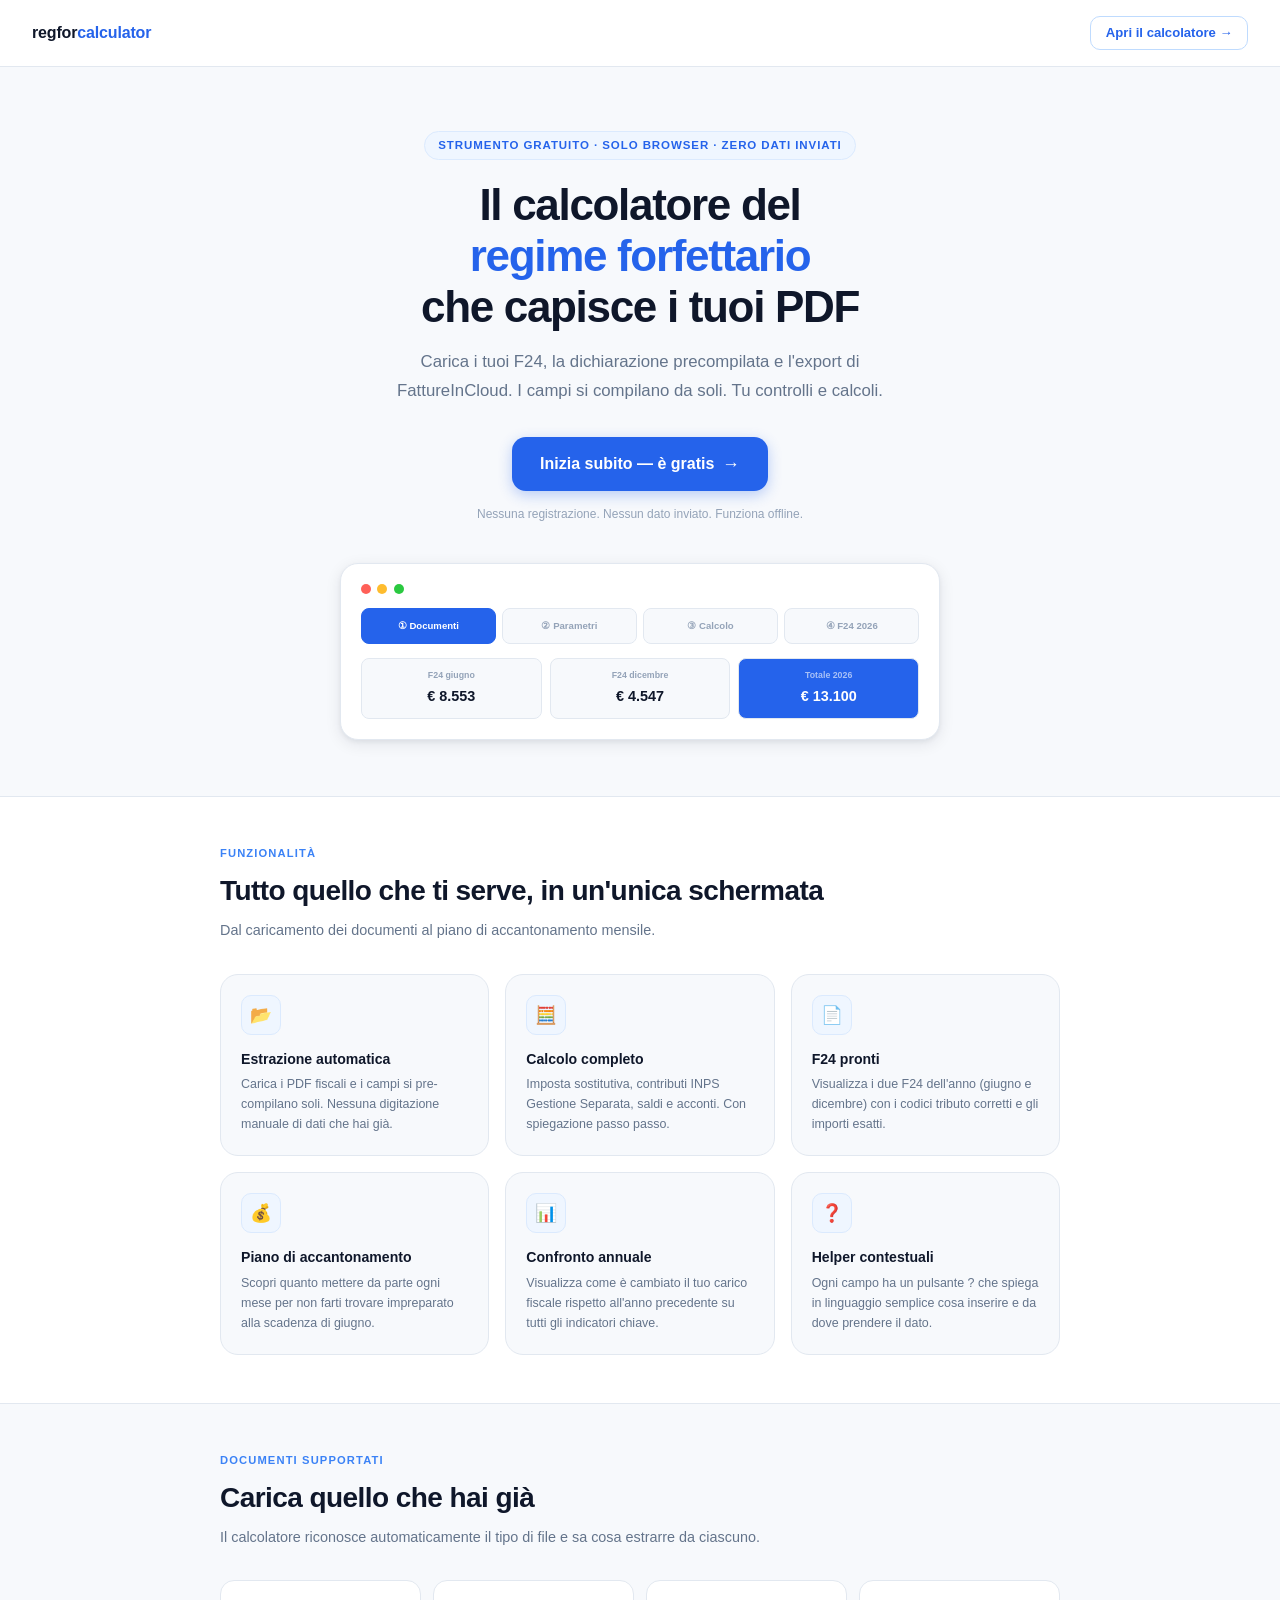
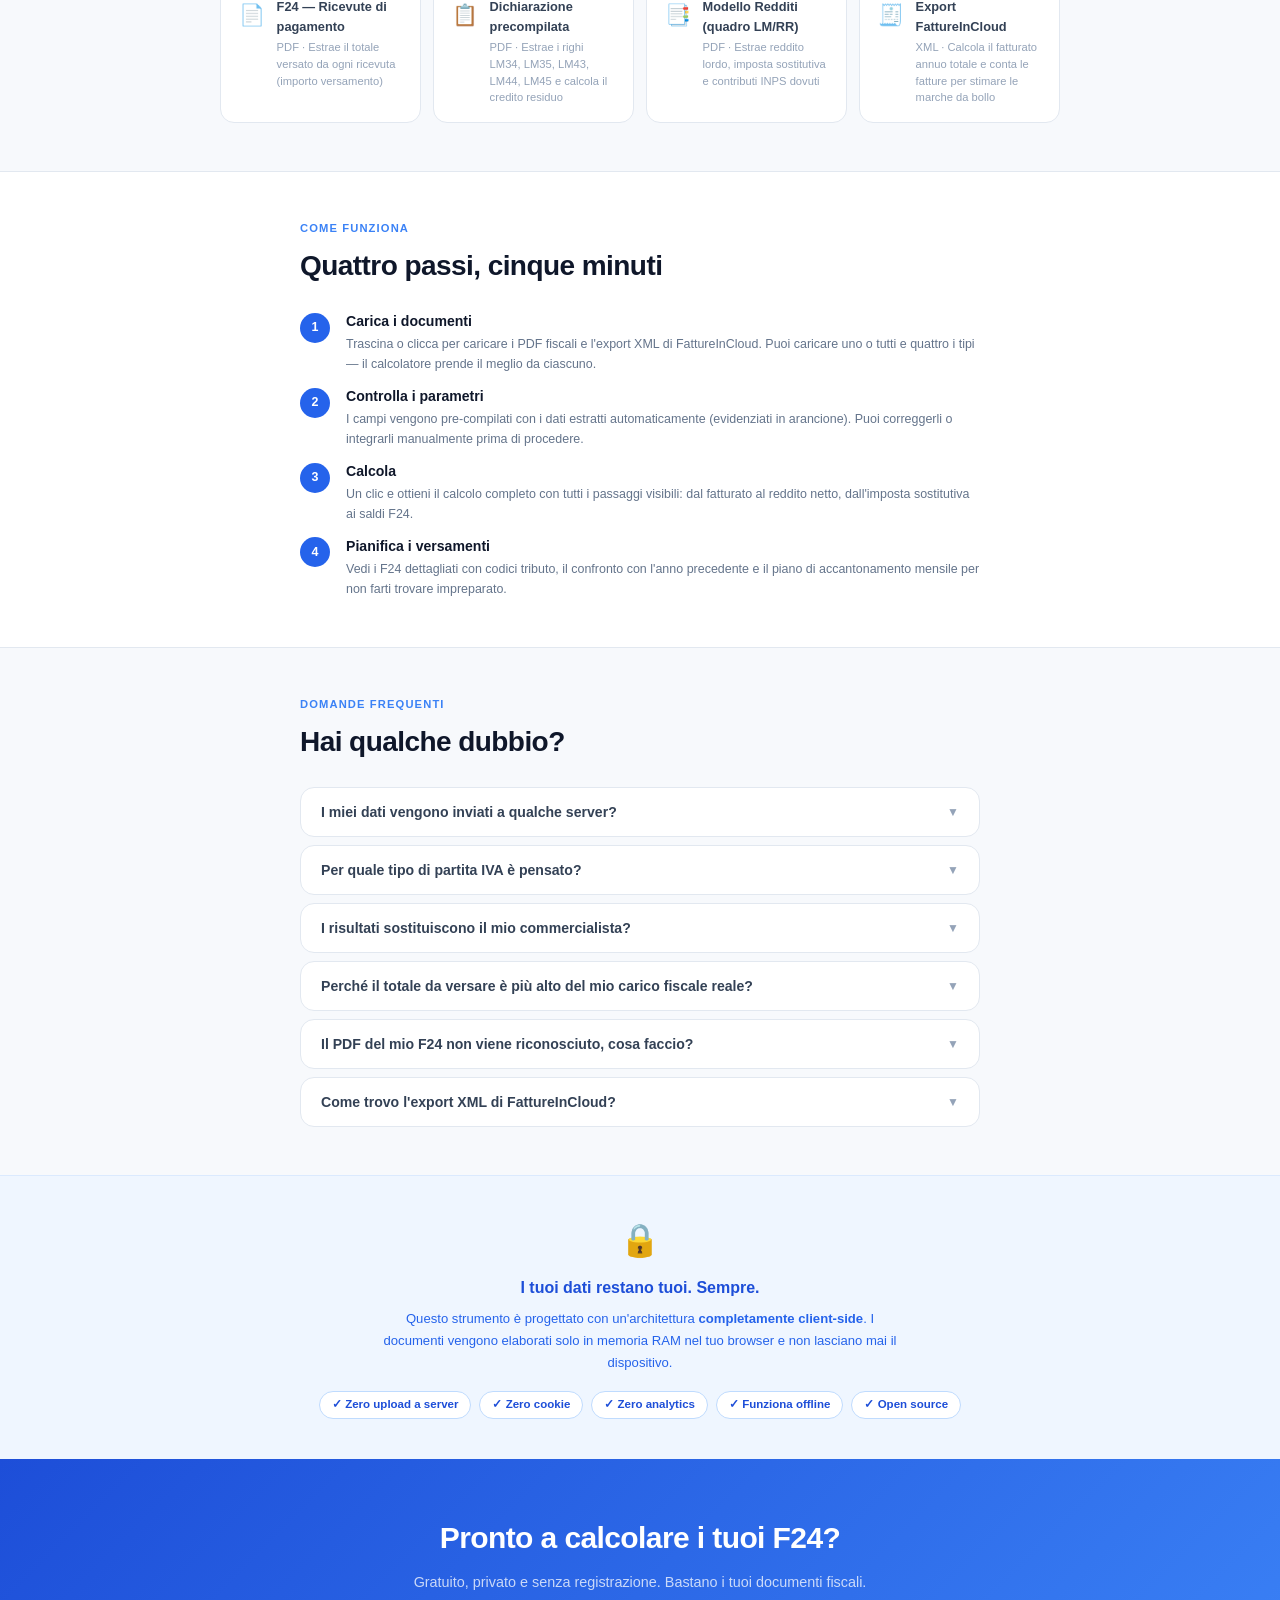
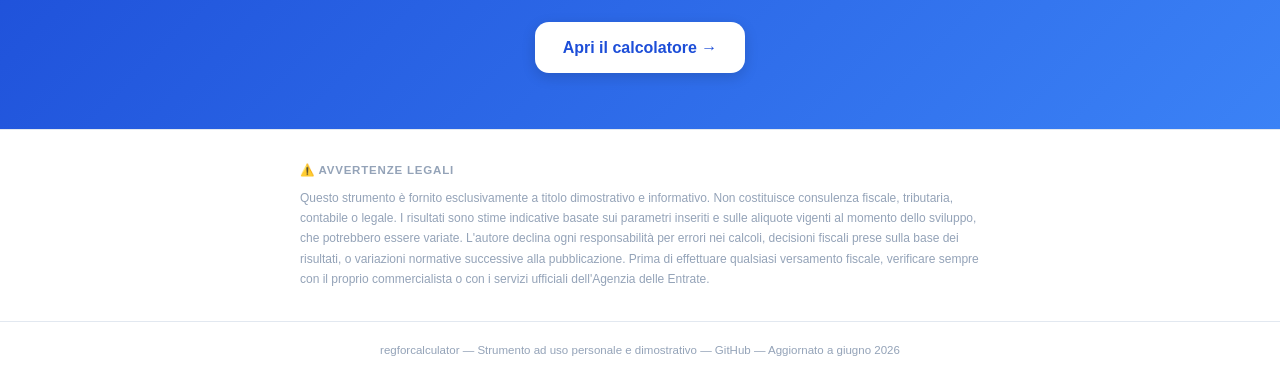
<file: index.html>
<!DOCTYPE html>
<html lang="it">
<head>
<meta charset="UTF-8">
<meta name="viewport" content="width=device-width, initial-scale=1.0">
<title>Calcolatore Regime Forfettario — Strumento gratuito per partite IVA</title>
<meta name="description" content="Calcola in modo semplice imposta sostitutiva, contributi INPS e F24 del regime forfettario. Carica i tuoi PDF fiscali per la pre-compilazione automatica. Dati 100% privati, elaborati solo nel tuo browser.">
<link rel="stylesheet" href="css/style.css">
</head>
<body>

<!-- NAV -->
<nav class="landing-nav">
  <a href="index.html" class="logo">regfor<span>calculator</span></a>
  <a href="calcolatore.html" class="cta-nav">Apri il calcolatore →</a>
</nav>

<!-- HERO -->
<section class="hero">
  <div class="hero-tag">Strumento gratuito · Solo browser · Zero dati inviati</div>
  <h1>Il calcolatore del<br><span>regime forfettario</span><br>che capisce i tuoi PDF</h1>
  <p>Carica i tuoi F24, la dichiarazione precompilata e l'export di FattureInCloud.
     I campi si compilano da soli. Tu controlli e calcoli.</p>
  <a href="calcolatore.html" class="hero-cta">
    Inizia subito — è gratis
    <span style="font-size:1.1rem">→</span>
  </a>
  <div class="hero-note">Nessuna registrazione. Nessun dato inviato. Funziona offline.</div>

  <!-- Mockup visivo -->
  <div class="hero-mockup">
    <div class="mockup-bar">
      <div class="mockup-dot" style="background:#FF6058"></div>
      <div class="mockup-dot" style="background:#FEBC2E"></div>
      <div class="mockup-dot" style="background:#2AC940"></div>
    </div>
    <div class="mockup-step-row">
      <div class="mockup-step active">① Documenti</div>
      <div class="mockup-step">② Parametri</div>
      <div class="mockup-step">③ Calcolo</div>
      <div class="mockup-step">④ F24 2026</div>
    </div>
    <div class="mockup-cards">
      <div class="mockup-card c1">
        <div class="mockup-card-lbl">F24 giugno</div>
        <div class="mockup-card-val">€ 8.553</div>
      </div>
      <div class="mockup-card c2">
        <div class="mockup-card-lbl">F24 dicembre</div>
        <div class="mockup-card-val">€ 4.547</div>
      </div>
      <div class="mockup-card c3">
        <div class="mockup-card-lbl">Totale 2026</div>
        <div class="mockup-card-val">€ 13.100</div>
      </div>
    </div>
  </div>
</section>

<!-- FEATURES -->
<section class="features">
  <div class="features-inner">
    <div class="section-label">Funzionalità</div>
    <div class="section-title">Tutto quello che ti serve, in un'unica schermata</div>
    <div class="section-sub">Dal caricamento dei documenti al piano di accantonamento mensile.</div>
    <div class="features-grid">
      <div class="feat-card">
        <div class="feat-icon">📂</div>
        <div class="feat-title">Estrazione automatica</div>
        <div class="feat-desc">Carica i PDF fiscali e i campi si pre-compilano soli. Nessuna digitazione manuale di dati che hai già.</div>
      </div>
      <div class="feat-card">
        <div class="feat-icon">🧮</div>
        <div class="feat-title">Calcolo completo</div>
        <div class="feat-desc">Imposta sostitutiva, contributi INPS Gestione Separata, saldi e acconti. Con spiegazione passo passo.</div>
      </div>
      <div class="feat-card">
        <div class="feat-icon">📄</div>
        <div class="feat-title">F24 pronti</div>
        <div class="feat-desc">Visualizza i due F24 dell'anno (giugno e dicembre) con i codici tributo corretti e gli importi esatti.</div>
      </div>
      <div class="feat-card">
        <div class="feat-icon">💰</div>
        <div class="feat-title">Piano di accantonamento</div>
        <div class="feat-desc">Scopri quanto mettere da parte ogni mese per non farti trovare impreparato alla scadenza di giugno.</div>
      </div>
      <div class="feat-card">
        <div class="feat-icon">📊</div>
        <div class="feat-title">Confronto annuale</div>
        <div class="feat-desc">Visualizza come è cambiato il tuo carico fiscale rispetto all'anno precedente su tutti gli indicatori chiave.</div>
      </div>
      <div class="feat-card">
        <div class="feat-icon">❓</div>
        <div class="feat-title">Helper contestuali</div>
        <div class="feat-desc">Ogni campo ha un pulsante ? che spiega in linguaggio semplice cosa inserire e da dove prendere il dato.</div>
      </div>
    </div>
  </div>
</section>

<!-- DOCUMENTI SUPPORTATI -->
<section class="docs-section">
  <div class="docs-inner">
    <div class="section-label">Documenti supportati</div>
    <div class="section-title">Carica quello che hai già</div>
    <div class="section-sub">Il calcolatore riconosce automaticamente il tipo di file e sa cosa estrarre da ciascuno.</div>
    <div class="docs-grid">
      <div class="doc-card">
        <div class="doc-icon">📄</div>
        <div>
          <div class="doc-title">F24 — Ricevute di pagamento</div>
          <div class="doc-desc">PDF · Estrae il totale versato da ogni ricevuta (importo versamento)</div>
        </div>
      </div>
      <div class="doc-card">
        <div class="doc-icon">📋</div>
        <div>
          <div class="doc-title">Dichiarazione precompilata</div>
          <div class="doc-desc">PDF · Estrae i righi LM34, LM35, LM43, LM44, LM45 e calcola il credito residuo</div>
        </div>
      </div>
      <div class="doc-card">
        <div class="doc-icon">📑</div>
        <div>
          <div class="doc-title">Modello Redditi (quadro LM/RR)</div>
          <div class="doc-desc">PDF · Estrae reddito lordo, imposta sostitutiva e contributi INPS dovuti</div>
        </div>
      </div>
      <div class="doc-card">
        <div class="doc-icon">🧾</div>
        <div>
          <div class="doc-title">Export FattureInCloud</div>
          <div class="doc-desc">XML · Calcola il fatturato annuo totale e conta le fatture per stimare le marche da bollo</div>
        </div>
      </div>
    </div>
  </div>
</section>

<!-- COME FUNZIONA -->
<section class="how-section">
  <div class="how-inner">
    <div class="section-label">Come funziona</div>
    <div class="section-title">Quattro passi, cinque minuti</div>
    <div class="how-steps">
      <div class="how-step">
        <div class="how-num">1</div>
        <div class="how-content">
          <div class="how-title">Carica i documenti</div>
          <div class="how-desc">Trascina o clicca per caricare i PDF fiscali e l'export XML di FattureInCloud. Puoi caricare uno o tutti e quattro i tipi — il calcolatore prende il meglio da ciascuno.</div>
        </div>
      </div>
      <div class="how-step">
        <div class="how-num">2</div>
        <div class="how-content">
          <div class="how-title">Controlla i parametri</div>
          <div class="how-desc">I campi vengono pre-compilati con i dati estratti automaticamente (evidenziati in arancione). Puoi correggerli o integrarli manualmente prima di procedere.</div>
        </div>
      </div>
      <div class="how-step">
        <div class="how-num">3</div>
        <div class="how-content">
          <div class="how-title">Calcola</div>
          <div class="how-desc">Un clic e ottieni il calcolo completo con tutti i passaggi visibili: dal fatturato al reddito netto, dall'imposta sostitutiva ai saldi F24.</div>
        </div>
      </div>
      <div class="how-step">
        <div class="how-num">4</div>
        <div class="how-content">
          <div class="how-title">Pianifica i versamenti</div>
          <div class="how-desc">Vedi i F24 dettagliati con codici tributo, il confronto con l'anno precedente e il piano di accantonamento mensile per non farti trovare impreparato.</div>
        </div>
      </div>
    </div>
  </div>
</section>

<!-- FAQ -->
<section class="faq-section">
  <div class="faq-inner">
    <div class="section-label">Domande frequenti</div>
    <div class="section-title">Hai qualche dubbio?</div>
    <div class="faq-list">

      <div class="faq-item">
        <button class="faq-q" onclick="toggleFaq(this)">
          I miei dati vengono inviati a qualche server?
          <span class="faq-arrow">▼</span>
        </button>
        <div class="faq-a">No. Tutti i calcoli avvengono esclusivamente nel tuo browser. I documenti che carichi vengono letti in memoria RAM e non lasciano mai il tuo dispositivo. Non vengono utilizzati cookie, localStorage o servizi di analytics. Alla chiusura della scheda, tutti i dati vengono eliminati definitivamente.</div>
      </div>

      <div class="faq-item">
        <button class="faq-q" onclick="toggleFaq(this)">
          Per quale tipo di partita IVA è pensato?
          <span class="faq-arrow">▼</span>
        </button>
        <div class="faq-a">Per i liberi professionisti e lavoratori autonomi in regime forfettario (art. 1, commi 54–89, L. 190/2014), iscritti alla Gestione Separata INPS (senza altra cassa previdenziale). Il calcolatore gestisce sia l'aliquota agevolata del 5% (primi 5 anni) che quella ordinaria del 15%.</div>
      </div>

      <div class="faq-item">
        <button class="faq-q" onclick="toggleFaq(this)">
          I risultati sostituiscono il mio commercialista?
          <span class="faq-arrow">▼</span>
        </button>
        <div class="faq-a">No. Lo strumento fornisce stime indicative basate sui parametri inseriti e sulle aliquote vigenti al momento dello sviluppo. Prima di effettuare qualsiasi versamento fiscale, verifica sempre i dati con il tuo commercialista o con i servizi ufficiali dell'Agenzia delle Entrate.</div>
      </div>

      <div class="faq-item">
        <button class="faq-q" onclick="toggleFaq(this)">
          Perché il totale da versare è più alto del mio carico fiscale reale?
          <span class="faq-arrow">▼</span>
        </button>
        <div class="faq-a">Il F24 include sia i saldi dell'anno corrente che gli acconti anticipati per l'anno successivo, calcolati nello stesso momento. Gli acconti non sono un costo aggiuntivo: li troverai già pagati quando compilerai la dichiarazione dell'anno prossimo. Il tuo carico fiscale netto rimane quello calcolato sull'anno corrente.</div>
      </div>

      <div class="faq-item">
        <button class="faq-q" onclick="toggleFaq(this)">
          Il PDF del mio F24 non viene riconosciuto, cosa faccio?
          <span class="faq-arrow">▼</span>
        </button>
        <div class="faq-a">Il calcolatore supporta tre formati F24: le ricevute di riepilogo (con "Importo versamento : E."), il modello grafico F24 e il modello digitale. Se il tuo PDF è una scansione fotografica (immagine), l'estrazione non è possibile perché non contiene testo selezionabile. In quel caso, inserisci i valori manualmente usando gli helper ? per sapere dove trovarli.</div>
      </div>

      <div class="faq-item">
        <button class="faq-q" onclick="toggleFaq(this)">
          Come trovo l'export XML di FattureInCloud?
          <span class="faq-arrow">▼</span>
        </button>
        <div class="faq-a">In FattureInCloud, vai su Fatture → Riepilogo → Esporta → seleziona l'anno di interesse → scarica in formato Excel/XML. Il file ha la struttura con "Totale Annuo" che il calcolatore riconosce automaticamente per estrarre il fatturato e contare le fatture.</div>
      </div>

    </div>
  </div>
</section>

<!-- PRIVACY -->
<section class="privacy-section">
  <div class="privacy-inner">
    <div class="privacy-icon">🔒</div>
    <div class="privacy-title">I tuoi dati restano tuoi. Sempre.</div>
    <div class="privacy-text">Questo strumento è progettato con un'architettura <strong>completamente client-side</strong>. I documenti vengono elaborati solo in memoria RAM nel tuo browser e non lasciano mai il dispositivo.</div>
    <div class="privacy-chips">
      <span class="chip">✓ Zero upload a server</span>
      <span class="chip">✓ Zero cookie</span>
      <span class="chip">✓ Zero analytics</span>
      <span class="chip">✓ Funziona offline</span>
      <span class="chip">✓ Open source</span>
    </div>
  </div>
</section>

<!-- CTA FINALE -->
<section class="cta-section">
  <h2>Pronto a calcolare i tuoi F24?</h2>
  <p>Gratuito, privato e senza registrazione. Bastano i tuoi documenti fiscali.</p>
  <a href="calcolatore.html" class="hero-cta">
    Apri il calcolatore →
  </a>
</section>

<!-- DISCLAIMER -->
<section class="disclaimer-section">
  <div class="disclaimer-inner">
    <div class="disclaimer-title">⚠️ Avvertenze legali</div>
    <div class="disclaimer-text">
      Questo strumento è fornito esclusivamente a titolo dimostrativo e informativo. Non costituisce consulenza fiscale, tributaria, contabile o legale. I risultati sono stime indicative basate sui parametri inseriti e sulle aliquote vigenti al momento dello sviluppo, che potrebbero essere variate. L'autore declina ogni responsabilità per errori nei calcoli, decisioni fiscali prese sulla base dei risultati, o variazioni normative successive alla pubblicazione. Prima di effettuare qualsiasi versamento fiscale, verificare sempre con il proprio commercialista o con i servizi ufficiali dell'Agenzia delle Entrate.
    </div>
  </div>
</section>

<!-- FOOTER -->
<footer class="footer">
  <p>
    regforcalculator &mdash; Strumento ad uso personale e dimostrativo &mdash;
    <a href="https://github.com/vincenzootl/regforcalculator" target="_blank">GitHub</a>
    &mdash; Aggiornato a giugno 2026
  </p>
</footer>

<script>
function toggleFaq(btn) {
  const item = btn.closest('.faq-item');
  const isOpen = item.classList.contains('open');
  document.querySelectorAll('.faq-item.open').forEach(el => el.classList.remove('open'));
  if (!isOpen) item.classList.add('open');
}
</script>
</body>
</html>
</file>
<file: css/style.css>
/* ── SHARED TOKENS ───────────────────────────────────────────────── */
:root {
  --bg:#F7F9FC; --surface:#FFFFFF; --border:#E2E8F0;
  --blue-50:#EFF6FF; --blue-100:#DBEAFE; --blue-200:#BFDBFE;
  --blue-500:#3B82F6; --blue-600:#2563EB; --blue-700:#1D4ED8;
  --slate-300:#CBD5E1; --slate-400:#94A3B8; --slate-500:#64748B;
  --slate-600:#475569; --slate-700:#334155; --slate-900:#0F172A;
  --amber-50:#FFFBEB; --amber-500:#F59E0B; --amber-700:#B45309;
  --red-50:#FEF2F2; --red-100:#FEE2E2; --red-600:#DC2626; --red-700:#B91C1C;
  --green-50:#F0FDF4; --green-200:#BBF7D0; --green-600:#16A34A;
  --orange-50:#FFF7ED; --orange-200:#FED7AA; --orange-600:#EA580C;
  --r-sm:6px; --r-md:10px; --r-lg:14px; --r-xl:18px;
  --sh-sm:0 1px 3px rgba(15,23,42,.06),0 1px 2px rgba(15,23,42,.04);
  --sh-md:0 4px 16px rgba(15,23,42,.09),0 2px 4px rgba(15,23,42,.05);
}
*,*::before,*::after{box-sizing:border-box;margin:0;padding:0}
html{font-size:16px;scroll-behavior:smooth}
body{font-family:-apple-system,BlinkMacSystemFont,'Inter','Segoe UI',sans-serif;
  background:var(--bg);color:var(--slate-900);min-height:100vh;
  line-height:1.5;-webkit-font-smoothing:antialiased}

/* ── NAV (calcolatore) ────────────────────────────────────────────── */
.app-nav{
  display:flex;align-items:center;gap:.75rem;
  padding:.75rem 1.5rem;background:var(--surface);
  border-bottom:1px solid var(--border);position:sticky;top:0;z-index:50;
}
.nav-back{font-size:.82rem;color:var(--slate-500);text-decoration:none;font-weight:500}
.nav-back:hover{color:var(--blue-600)}
.nav-title{font-size:.85rem;font-weight:600;color:var(--slate-700);flex:1}
.nav-badge{font-size:.65rem;font-weight:700;padding:.15rem .5rem;
  border-radius:99px;background:var(--blue-50);color:var(--blue-600);
  border:1px solid var(--blue-100)}

/* ── SHELL ────────────────────────────────────────────────────────── */
.shell{max-width:760px;margin:0 auto;padding:2.5rem 1.5rem 5rem}

/* ── PAGE HEADER ─────────────────────────────────────────────────── */
.page-header {
  margin-bottom: 2rem;
  text-align: center;
}
.page-header h1 {
  font-size: 1.6rem;
  font-weight: 800;
  color: var(--slate-900);
  letter-spacing: -.02em;
  margin-bottom: .4rem;
}
.page-header p {
  font-size: .88rem;
  color: var(--slate-500);
}

/* ── STEPPER ──────────────────────────────────────────────────────── */
.stepper{display:flex;align-items:center;margin-bottom:2rem;
  background:var(--surface);border:1px solid var(--border);
  border-radius:var(--r-xl);padding:.5rem;box-shadow:var(--sh-sm);
  overflow-x:auto;scrollbar-width:none}
.stepper::-webkit-scrollbar{display:none}
.step-btn{flex:1;min-width:80px;display:flex;flex-direction:column;
  align-items:center;gap:.15rem;padding:.45rem .3rem;
  border-radius:var(--r-lg);border:none;background:transparent;
  cursor:pointer;transition:all .15s}
.step-btn .s-num{width:22px;height:22px;border-radius:50%;
  border:1.5px solid var(--slate-300);display:flex;align-items:center;
  justify-content:center;font-size:.65rem;font-weight:700;
  color:var(--slate-400);background:var(--bg);transition:all .15s;flex-shrink:0}
.step-btn .s-label{font-size:.65rem;font-weight:600;color:var(--slate-400);
  white-space:nowrap;transition:color .15s}
.step-btn.active .s-num{background:var(--blue-600);border-color:var(--blue-600);color:#fff}
.step-btn.active .s-label{color:var(--blue-600)}
.step-btn.done .s-num{background:var(--green-600);border-color:var(--green-600);color:#fff}
.step-btn.done .s-label{color:var(--green-600)}

/* ── CARD ─────────────────────────────────────────────────────────── */
.card{background:var(--surface);border:1px solid var(--border);
  border-radius:var(--r-xl);box-shadow:0 1px 3px rgba(15,23,42,.03);
  padding:1.5rem 1.75rem;margin-bottom:1.5rem}
.card-title{font-size:.62rem;font-weight:700;letter-spacing:.09em;
  text-transform:uppercase;color:var(--slate-400);margin-bottom:1rem}

/* ── UPLOAD ───────────────────────────────────────────────────────── */
.upload-grid{display:grid;grid-template-columns:1fr;gap:.75rem}
.upload-zone{border:1.5px dashed var(--border);border-radius:var(--r-lg);
  padding:1.6rem 1.5rem;text-align:center;cursor:pointer;
  transition:all .2s;background:var(--bg);position:relative}
.upload-zone:hover,.upload-zone.drag{border-color:var(--blue-500);background:var(--blue-50)}
.upload-zone input[type=file]{position:absolute;inset:0;opacity:0;
  cursor:pointer;width:100%;height:100%}
.upload-zone .uz-icon{font-size:1.4rem;margin-bottom:.35rem;display:block}
.upload-zone .uz-title{font-size:.78rem;font-weight:600;color:var(--slate-700);margin-bottom:.15rem}
.upload-zone .uz-sub{font-size:.68rem;color:var(--slate-400)}
.upload-zone.has-file{border-color:var(--green-200);border-style:solid;background:var(--green-50)}
.upload-zone.has-file .uz-title{color:var(--green-600)}
.file-badge{display:inline-flex;align-items:center;gap:.3rem;font-size:.68rem;
  background:var(--green-200);color:#166534;border-radius:99px;
  padding:.15rem .5rem;margin-top:.3rem;font-weight:500}

/* ── LOG ──────────────────────────────────────────────────────────── */
.extract-log{background:var(--slate-900);border-radius:var(--r-lg);
  padding:1rem 1.15rem;font-family:'SF Mono','Fira Code',monospace;
  font-size:.72rem;color:#94A3B8;line-height:1.7;max-height:160px;
  overflow-y:auto;margin-top:.75rem;display:none}
.extract-log.visible{display:block}
.log-ok{color:#4ADE80}.log-warn{color:#FBBF24}.log-err{color:#F87171}.log-info{color:#60A5FA}

/* ── EXTRACTED PILLS ──────────────────────────────────────────────── */
.extracted-grid{display:grid;grid-template-columns:repeat(auto-fit,minmax(140px,1fr));
  gap:.6rem;margin-top:.75rem}
.ex-pill{background:var(--blue-50);border:1px solid var(--blue-100);
  border-radius:var(--r-md);padding:.65rem .85rem}
.ex-pill-src{font-size:.6rem;font-weight:700;text-transform:uppercase;
  letter-spacing:.06em;color:var(--blue-500);margin-bottom:.15rem}
.ex-pill-lbl{font-size:.7rem;color:var(--slate-500);margin-bottom:.15rem}
.ex-pill-val{font-size:1rem;font-weight:700;color:var(--blue-700)}

/* ── FIELDS ───────────────────────────────────────────────────────── */
.field-grid{display:grid;grid-template-columns:1fr 1fr;gap:1.25rem}
@media(max-width:480px){.field-grid{grid-template-columns:1fr}}
.field{display:flex;flex-direction:column;gap:.5rem}
.field-label-row{display:flex;align-items:center;gap:.35rem}
.field-label{font-size:.78rem;font-weight:600;color:var(--slate-700)}
.field-src{font-size:.6rem;font-weight:700;padding:.1rem .35rem;border-radius:99px;
  background:var(--orange-200);color:var(--orange-600);text-transform:uppercase;letter-spacing:.04em}
.field-src.manual{background:var(--slate-300);color:var(--slate-600)}
.helper-btn{width:16px;height:16px;border-radius:50%;
  border:1.5px solid var(--slate-300);background:transparent;
  color:var(--slate-400);font-size:.6rem;font-weight:700;cursor:pointer;
  display:flex;align-items:center;justify-content:center;flex-shrink:0;transition:all .15s}
.helper-btn:hover{border-color:var(--blue-500);color:var(--blue-500);background:var(--blue-50)}
.field input[type=number]{font-size:.9rem;font-weight:500;color:var(--slate-900);
  padding:.55rem .75rem;border:1.5px solid var(--border);border-radius:var(--r-md);
  background:var(--bg);width:100%;outline:none;-moz-appearance:textfield;transition:border-color .15s,box-shadow .15s}
.field input[type=number]::-webkit-outer-spin-button,
.field input[type=number]::-webkit-inner-spin-button{-webkit-appearance:none}
.field input[type=number]:focus{border-color:var(--blue-500);
  box-shadow:0 0 0 3px rgba(59,130,246,.12);background:var(--surface)}
.field input.auto-filled{border-color:var(--orange-200);background:var(--orange-50)}

/* ── BUTTONS ──────────────────────────────────────────────────────── */
.btn{display:inline-flex;align-items:center;gap:.4rem;
  padding:.6rem 1.1rem;font-size:.85rem;font-weight:600;
  border-radius:var(--r-md);border:none;cursor:pointer;transition:all .15s;text-decoration:none}
.btn-primary{background:var(--blue-600);color:#fff;box-shadow:0 2px 8px rgba(37,99,235,.25)}
.btn-primary:hover{background:var(--blue-700)}
.btn-primary:active{transform:scale(.99)}
.btn-secondary{background:var(--surface);color:var(--slate-700);border:1px solid var(--border)}
.btn-secondary:hover{background:var(--bg)}
.btn-lg{width:100%;justify-content:center;padding:.75rem;font-size:.95rem;margin-top:1rem}
.btn-row{display:flex;gap:.88rem;margin-top:1.5rem}
@media(max-width:420px){.btn-row{flex-direction:column}}

/* ── RESULT CARDS ─────────────────────────────────────────────────── */
.f24-trio{display:grid;grid-template-columns:1fr 1fr 1fr;gap:1rem;margin-bottom:1.5rem}
@media(max-width:500px){.f24-trio{grid-template-columns:1fr}}
.f24-card{border-radius:var(--r-lg);padding:1.5rem 1.25rem;
  border:1px solid var(--border);border-left:4px solid var(--blue-500);background:var(--surface)}
.f24-card.highlight{background:var(--blue-600);border-color:var(--blue-600);border-left:4px solid var(--blue-700)}
.f24-eyebrow{font-size:.62rem;font-weight:700;letter-spacing:.07em;
  text-transform:uppercase;color:var(--slate-400);margin-bottom:.2rem}
.f24-card.highlight .f24-eyebrow{color:rgba(255,255,255,.6)}
.f24-date{font-size:.7rem;color:var(--slate-400);margin-bottom:.55rem}
.f24-card.highlight .f24-date{color:rgba(255,255,255,.5)}
.f24-amount{font-size:1.45rem;font-weight:700;color:var(--blue-600);
  letter-spacing:-.02em;line-height:1}
.f24-card.highlight .f24-amount{color:#fff;font-size:1.65rem}

/* ── MINI CARDS ───────────────────────────────────────────────────── */
.mini-cards{display:grid;grid-template-columns:repeat(auto-fit,minmax(130px,1fr));
  gap:1rem;margin-bottom:1.5rem}
.mini-card{background:var(--surface);border:1px solid var(--border);
  border-left:4px solid var(--slate-400);border-radius:var(--r-lg);padding:1rem 1.15rem}
.mini-lbl{font-size:.62rem;color:var(--slate-400);font-weight:600;
  text-transform:uppercase;letter-spacing:.05em;margin-bottom:.25rem}
.mini-val{font-size:1.05rem;font-weight:700;color:var(--slate-900);letter-spacing:-.01em}
.mini-sub{font-size:.68rem;color:var(--slate-400);margin-top:.15rem}
.mini-card.blue{border-color:var(--blue-100);border-left-color:var(--blue-500);background:var(--blue-50)}
.mini-card.blue .mini-lbl{color:var(--blue-500)}.mini-card.blue .mini-val{color:var(--blue-700)}
.mini-card.amber{border-color:#FDE68A;border-left-color:var(--amber-500);background:var(--amber-50)}
.mini-card.amber .mini-lbl{color:var(--amber-500)}.mini-card.amber .mini-val{color:var(--amber-700)}
.mini-card.red{border-color:var(--red-100);border-left-color:var(--red-600);background:var(--red-50)}
.mini-card.red .mini-lbl{color:var(--red-600)}.mini-card.red .mini-val{color:var(--red-700)}
.mini-card.green{border-color:var(--green-200);border-left-color:var(--green-600);background:var(--green-50)}
.mini-card.green .mini-lbl{color:var(--green-600)}.mini-card.green .mini-val{color:var(--green-600)}

/* ── F24 BOX ──────────────────────────────────────────────────────── */
.f24-box{background:var(--surface);border:1px solid var(--border);
  border-radius:var(--r-lg);overflow:hidden;margin-bottom:1.5rem}
.f24-box-hdr{padding:1rem 1.25rem;background:var(--bg);
  border-bottom:1px solid var(--border);
  display:flex;justify-content:space-between;align-items:center}
.f24-box-title{font-size:.78rem;font-weight:700;color:var(--slate-700)}
.f24-box-badge{font-size:.7rem;font-weight:600;padding:.18rem .5rem;
  border-radius:99px;background:var(--blue-50);color:var(--blue-600)}
.f24-line{display:flex;align-items:center;gap:.75rem;
  padding:.75rem 1.25rem;border-bottom:1px solid var(--border);font-size:.8rem}
.f24-line:last-child{border-bottom:none}
.f24-cod{font-family:'SF Mono','Fira Code',monospace;font-size:.68rem;
  color:var(--slate-400);min-width:32px;background:var(--bg);
  border:1px solid var(--border);border-radius:4px;
  padding:.1rem .28rem;text-align:center}
.f24-desc{color:var(--slate-600);flex:1;font-size:.78rem}
.f24-amt{font-weight:600;color:var(--slate-900);white-space:nowrap;font-size:.85rem}
.f24-total-row{display:flex;justify-content:space-between;align-items:center;
  padding:1rem 1.25rem;background:var(--blue-50);
  border-top:1.5px solid var(--blue-100);
  font-size:.88rem;font-weight:700;color:var(--blue-700)}

/* ── STEP ROWS ────────────────────────────────────────────────────── */
.step-list{display:flex;flex-direction:column}
.step-row{display:flex;justify-content:space-between;align-items:baseline;
  padding:.75rem 0;border-bottom:1px solid var(--border);gap:1.25rem;font-size:.85rem}
.step-row:last-child{border-bottom:none}
.step-row.sub-total{background:var(--blue-50);margin:.35rem -.5rem;
  padding:.65rem .5rem;border-radius:var(--r-sm);border:none}
.step-lbl{color:var(--slate-600);flex:1}
.step-lbl.op{color:var(--slate-400);padding-left:.7rem}
.step-val{font-weight:600;color:var(--slate-900);white-space:nowrap}
.step-val.neg{color:var(--slate-400)}
.step-val.accent{color:var(--blue-600)}
.step-divider{border:none;border-top:1.5px dashed var(--border);margin:.75rem 0}

/* ── INFO/ACCENT BOXES ────────────────────────────────────────────── */
.info-box{background:var(--blue-50);border:1px solid var(--blue-100);
  border-radius:var(--r-md);padding:.75rem 1rem;
  font-size:.78rem;color:var(--blue-700);line-height:1.6;margin-bottom:.75rem}
.info-box strong{font-weight:700}
.accent-strip{background:var(--orange-50);border:1px solid var(--orange-200);
  border-radius:var(--r-md);padding:.75rem 1rem;
  font-size:.78rem;color:var(--orange-600);line-height:1.6;margin-bottom:.75rem}

/* ── BADGE ────────────────────────────────────────────────────────── */
.badge{display:inline-block;font-size:.62rem;font-weight:700;
  padding:.12rem .42rem;border-radius:99px;margin-left:.3rem;vertical-align:middle}
.badge.up{background:var(--red-100);color:var(--red-600)}
.badge.dn{background:var(--green-50);color:var(--green-600);border:1px solid var(--green-200)}

/* ── ACCANTONAMENTO ───────────────────────────────────────────────── */
.acc-banner{background:var(--blue-600);border-radius:var(--r-lg);
  padding:1.1rem 1.25rem;display:flex;justify-content:space-between;
  align-items:center;gap:1rem;margin-bottom:1rem}
.acc-label{font-size:.68rem;font-weight:600;color:rgba(255,255,255,.6);
  text-transform:uppercase;letter-spacing:.06em;margin-bottom:.2rem}
.acc-sub{font-size:.73rem;color:rgba(255,255,255,.5);margin-top:.15rem}
.acc-val{font-size:1.7rem;font-weight:700;color:#fff;white-space:nowrap;letter-spacing:-.02em}

/* ── SOGLIA ───────────────────────────────────────────────────────── */
.soglia-bar-bg{height:8px;background:var(--border);border-radius:99px;overflow:hidden;margin:.5rem 0}
.soglia-bar-fill{height:100%;background:var(--blue-500);border-radius:99px;transition:width .4s ease}
.soglia-labels{display:flex;justify-content:space-between;font-size:.7rem;color:var(--slate-400)}

/* ── CHART ────────────────────────────────────────────────────────── */
.chart-wrap{width:100%;height:220px;position:relative;margin:.5rem 0 0}

/* ── TOOLTIP MODAL ────────────────────────────────────────────────── */
.tip-overlay{display:none;position:fixed;inset:0;z-index:200;
  align-items:center;justify-content:center;padding:1rem;
  background:rgba(15,23,42,.35);backdrop-filter:blur(2px)}
.tip-overlay.open{display:flex}
.tip-box{background:var(--surface);border-radius:var(--r-xl);box-shadow:var(--sh-md);
  max-width:360px;width:100%;padding:1.5rem;position:relative;animation:popIn .18s ease}
@keyframes popIn{from{opacity:0;transform:scale(.96) translateY(6px)}to{opacity:1;transform:scale(1) translateY(0)}}
.tip-close{position:absolute;top:.9rem;right:.9rem;width:26px;height:26px;
  border-radius:50%;border:none;background:var(--bg);color:var(--slate-500);
  font-size:1rem;cursor:pointer;display:flex;align-items:center;justify-content:center}
.tip-close:hover{background:var(--border)}
.tip-icon{width:36px;height:36px;border-radius:50%;background:var(--blue-50);
  display:flex;align-items:center;justify-content:center;font-size:1.1rem;margin-bottom:.75rem}
.tip-title{font-size:.95rem;font-weight:700;color:var(--slate-900);margin-bottom:.4rem}
.tip-body{font-size:.83rem;color:var(--slate-600);line-height:1.6}
.tip-example{margin-top:.75rem;padding:.65rem .85rem;background:var(--blue-50);
  border-left:3px solid var(--blue-500);border-radius:0 var(--r-sm) var(--r-sm) 0;
  font-size:.78rem;color:var(--blue-700);font-weight:500;line-height:1.5}

/* ── SECTION ──────────────────────────────────────────────────────── */
.section{display:none}.section.active{display:block}
.hidden{display:none}
.note{font-size:.7rem;color:var(--slate-400);margin-top:.4rem;line-height:1.5}

/* ── LANDING PAGE ─────────────────────────────────────────────────── */

/* Nav landing */
.landing-nav{
  display:flex;align-items:center;justify-content:space-between;
  padding:1rem 2rem;background:var(--surface);
  border-bottom:1px solid var(--border);position:sticky;top:0;z-index:50;
}
.landing-nav .logo{font-size:1rem;font-weight:700;color:var(--slate-900);text-decoration:none;letter-spacing:-.01em}
.landing-nav .logo span{color:var(--blue-600)}
.landing-nav .cta-nav{font-size:.82rem;font-weight:600;color:var(--blue-600);
  text-decoration:none;padding:.4rem .9rem;border:1.5px solid var(--blue-200);
  border-radius:var(--r-md);transition:all .15s}
.landing-nav .cta-nav:hover{background:var(--blue-50)}

/* Hero */
.hero{padding:4rem 1.5rem 3.5rem;text-align:center;max-width:680px;margin:0 auto}
.hero-tag{display:inline-block;font-size:.72rem;font-weight:700;
  letter-spacing:.08em;text-transform:uppercase;
  color:var(--blue-600);background:var(--blue-50);
  border:1px solid var(--blue-100);border-radius:99px;
  padding:.3rem .85rem;margin-bottom:1.25rem}
.hero h1{font-size:clamp(1.75rem,5vw,2.75rem);font-weight:800;
  color:var(--slate-900);letter-spacing:-.03em;line-height:1.15;margin-bottom:1rem}
.hero h1 span{color:var(--blue-600)}
.hero p{font-size:1.05rem;color:var(--slate-500);line-height:1.7;
  max-width:520px;margin:0 auto 2rem}
.hero-cta{display:inline-flex;align-items:center;gap:.5rem;
  background:var(--blue-600);color:#fff;font-weight:700;font-size:1rem;
  padding:.85rem 1.75rem;border-radius:var(--r-lg);text-decoration:none;
  box-shadow:0 4px 14px rgba(37,99,235,.3);transition:all .2s}
.hero-cta:hover{background:var(--blue-700);transform:translateY(-1px);
  box-shadow:0 6px 20px rgba(37,99,235,.35)}
.hero-note{font-size:.75rem;color:var(--slate-400);margin-top:.875rem}

/* Mockup hero */
.hero-mockup{max-width:600px;margin:2.5rem auto 0;
  background:var(--surface);border:1px solid var(--border);
  border-radius:var(--r-xl);box-shadow:var(--sh-md);
  overflow:hidden;padding:1.25rem}
.mockup-bar{display:flex;gap:.4rem;margin-bottom:.875rem}
.mockup-dot{width:10px;height:10px;border-radius:50%}
.mockup-step-row{display:flex;gap:.4rem;margin-bottom:.875rem}
.mockup-step{flex:1;height:36px;border-radius:8px;background:var(--bg);
  border:1px solid var(--border);display:flex;align-items:center;
  justify-content:center;font-size:.6rem;color:var(--slate-400);font-weight:600}
.mockup-step.active{background:var(--blue-600);color:#fff;border-color:var(--blue-600)}
.mockup-cards{display:grid;grid-template-columns:1fr 1fr 1fr;gap:.5rem}
.mockup-card{border-radius:8px;padding:.65rem .75rem;border:1px solid var(--border)}
.mockup-card.c1{background:var(--bg)}.mockup-card.c2{background:var(--bg)}
.mockup-card.c3{background:var(--blue-600)}
.mockup-card-lbl{font-size:.55rem;color:var(--slate-400);margin-bottom:.25rem;font-weight:600}
.mockup-card.c3 .mockup-card-lbl{color:rgba(255,255,255,.6)}
.mockup-card-val{font-size:.9rem;font-weight:700;color:var(--slate-900)}
.mockup-card.c3 .mockup-card-val{color:#fff}

/* Features */
.features{padding:3rem 1.5rem;background:var(--surface);border-top:1px solid var(--border)}
.features-inner{max-width:840px;margin:0 auto}
.section-label{font-size:.7rem;font-weight:700;letter-spacing:.1em;
  text-transform:uppercase;color:var(--blue-500);margin-bottom:.5rem}
.section-title{font-size:clamp(1.3rem,4vw,1.75rem);font-weight:700;
  color:var(--slate-900);letter-spacing:-.02em;margin-bottom:.5rem}
.section-sub{font-size:.9rem;color:var(--slate-500);margin-bottom:2rem}
.features-grid{display:grid;grid-template-columns:repeat(auto-fit,minmax(220px,1fr));gap:1rem}
.feat-card{background:var(--bg);border:1px solid var(--border);
  border-radius:var(--r-xl);padding:1.25rem}
.feat-icon{width:40px;height:40px;border-radius:var(--r-md);
  background:var(--blue-50);border:1px solid var(--blue-100);
  display:flex;align-items:center;justify-content:center;
  font-size:1.1rem;margin-bottom:.875rem}
.feat-title{font-size:.88rem;font-weight:700;color:var(--slate-900);margin-bottom:.35rem}
.feat-desc{font-size:.78rem;color:var(--slate-500);line-height:1.6}

/* Documenti supportati */
.docs-section{padding:3rem 1.5rem;background:var(--bg);border-top:1px solid var(--border)}
.docs-inner{max-width:840px;margin:0 auto}
.docs-grid{display:grid;grid-template-columns:repeat(auto-fit,minmax(180px,1fr));gap:.75rem;margin-top:1.5rem}
.doc-card{background:var(--surface);border:1px solid var(--border);
  border-radius:var(--r-lg);padding:1rem 1.1rem;display:flex;align-items:flex-start;gap:.75rem}
.doc-icon{font-size:1.3rem;flex-shrink:0;margin-top:.1rem}
.doc-title{font-size:.8rem;font-weight:700;color:var(--slate-700);margin-bottom:.2rem}
.doc-desc{font-size:.7rem;color:var(--slate-400);line-height:1.5}

/* Come funziona */
.how-section{padding:3rem 1.5rem;background:var(--surface);border-top:1px solid var(--border)}
.how-inner{max-width:680px;margin:0 auto}
.how-steps{display:flex;flex-direction:column;gap:.75rem;margin-top:1.5rem}
.how-step{display:flex;gap:1rem;align-items:flex-start}
.how-num{width:30px;height:30px;border-radius:50%;background:var(--blue-600);
  color:#fff;font-size:.78rem;font-weight:700;
  display:flex;align-items:center;justify-content:center;flex-shrink:0;margin-top:.1rem}
.how-content{}
.how-title{font-size:.88rem;font-weight:700;color:var(--slate-900);margin-bottom:.2rem}
.how-desc{font-size:.78rem;color:var(--slate-500);line-height:1.55}

/* FAQ */
.faq-section{padding:3rem 1.5rem;background:var(--bg);border-top:1px solid var(--border)}
.faq-inner{max-width:680px;margin:0 auto}
.faq-list{margin-top:1.5rem;display:flex;flex-direction:column;gap:.5rem}
.faq-item{background:var(--surface);border:1px solid var(--border);border-radius:var(--r-lg);overflow:hidden}
.faq-q{width:100%;text-align:left;padding:1rem 1.25rem;
  font-size:.88rem;font-weight:600;color:var(--slate-700);
  background:none;border:none;cursor:pointer;
  display:flex;justify-content:space-between;align-items:center;gap:.75rem}
.faq-q:hover{color:var(--blue-600)}
.faq-arrow{font-size:.75rem;color:var(--slate-400);transition:transform .2s;flex-shrink:0}
.faq-item.open .faq-arrow{transform:rotate(180deg)}
.faq-a{display:none;padding:0 1.25rem 1rem;font-size:.82rem;
  color:var(--slate-500);line-height:1.7}
.faq-item.open .faq-a{display:block}

/* Privacy */
.privacy-section{padding:2.5rem 1.5rem;background:var(--blue-50);border-top:1px solid var(--blue-100)}
.privacy-inner{max-width:680px;margin:0 auto;text-align:center}
.privacy-icon{font-size:2rem;margin-bottom:.75rem}
.privacy-title{font-size:1rem;font-weight:700;color:var(--blue-700);margin-bottom:.5rem}
.privacy-text{font-size:.82rem;color:var(--blue-600);line-height:1.7;max-width:520px;margin:0 auto}
.privacy-chips{display:flex;flex-wrap:wrap;gap:.5rem;justify-content:center;margin-top:1rem}
.chip{font-size:.72rem;font-weight:600;padding:.3rem .75rem;
  border-radius:99px;background:var(--surface);color:var(--blue-700);
  border:1px solid var(--blue-200)}

/* Disclaimer */
.disclaimer-section{padding:2rem 1.5rem;border-top:1px solid var(--border);background:var(--surface)}
.disclaimer-inner{max-width:680px;margin:0 auto}
.disclaimer-title{font-size:.72rem;font-weight:700;text-transform:uppercase;
  letter-spacing:.07em;color:var(--slate-400);margin-bottom:.5rem}
.disclaimer-text{font-size:.75rem;color:var(--slate-400);line-height:1.7}

/* CTA finale */
.cta-section{padding:3.5rem 1.5rem;text-align:center;
  background:linear-gradient(135deg,var(--blue-700) 0%,var(--blue-500) 100%)}
.cta-section h2{font-size:clamp(1.25rem,4vw,1.875rem);font-weight:800;
  color:#fff;letter-spacing:-.02em;margin-bottom:.75rem}
.cta-section p{font-size:.9rem;color:rgba(255,255,255,.75);margin-bottom:1.75rem}
.cta-section .hero-cta{background:#fff;color:var(--blue-700);box-shadow:0 4px 14px rgba(0,0,0,.15)}
.cta-section .hero-cta:hover{background:var(--blue-50);transform:translateY(-1px)}

/* Footer */
.footer{padding:1.25rem 1.5rem;border-top:1px solid var(--border);
  background:var(--surface);text-align:center}
.footer p{font-size:.72rem;color:var(--slate-400)}
.footer a{color:var(--slate-400);text-decoration:none}
.footer a:hover{color:var(--blue-600)}

/* Warnings below fields */
.field-warning {
  font-size: .72rem;
  color: var(--orange-600);
  background: var(--orange-50);
  border: 1px solid var(--orange-200);
  border-radius: var(--r-sm);
  padding: .45rem .65rem;
  margin-top: .3rem;
  line-height: 1.4;
}
.field-warning a {
  color: var(--blue-600);
  font-weight: 600;
  text-decoration: underline;
  cursor: pointer;
}

/* ── ONBOARDING ───────────────────────────────────────────────── */
.onb-sub {
  font-size: .83rem;
  color: var(--slate-500);
  line-height: 1.6;
  margin-bottom: 1.75rem;
}
.onb-question {
  margin-bottom: 1.75rem;
  padding-bottom: 1.75rem;
  border-bottom: 0.5px solid var(--border);
}
.onb-question:last-child {
  border-bottom: none;
  margin-bottom: 0;
  padding-bottom: 0;
}
.onb-q-label {
  font-size: .88rem;
  font-weight: 600;
  color: var(--slate-900);
  margin-bottom: .75rem;
  display: flex;
  flex-direction: column;
  gap: .25rem;
}
.onb-q-sub {
  font-size: .75rem;
  font-weight: 400;
  color: var(--slate-400);
  line-height: 1.5;
}
.onb-options {
  display: grid;
  grid-template-columns: 1fr 1fr;
  gap: .6rem;
}
.onb-options-ateco {
  grid-template-columns: 1fr 1fr 1fr;
}
@media (max-width: 520px) {
  .onb-options,
  .onb-options-ateco { grid-template-columns: 1fr; }
}
.onb-opt {
  display: flex;
  flex-direction: column;
  align-items: flex-start;
  gap: .2rem;
  padding: .85rem 1rem;
  border: 1.5px solid var(--border);
  border-radius: var(--r-lg);
  background: var(--bg);
  cursor: pointer;
  text-align: left;
  transition: all .15s;
}
.onb-opt:hover {
  border-color: var(--blue-300);
  background: var(--blue-50);
}
.onb-opt.selected {
  border-color: var(--blue-600);
  background: var(--blue-50);
  box-shadow: 0 0 0 3px rgba(37,99,235,.1);
}
.onb-opt-icon { font-size: 1.2rem; margin-bottom: .15rem; }
.onb-opt-title {
  font-size: .82rem;
  font-weight: 600;
  color: var(--slate-900);
}
.onb-opt.selected .onb-opt-title { color: var(--blue-700); }
.onb-opt-sub {
  font-size: .7rem;
  color: var(--slate-400);
  line-height: 1.4;
}
.onb-opt-wide { grid-column: 1 / -1; flex-direction: row; align-items: center; gap: .75rem; }
.onb-opt-wide .onb-opt-icon { margin-bottom: 0; }
.onb-alert {
  margin-top: .6rem;
  padding: .6rem .85rem;
  border-radius: var(--r-md);
  font-size: .78rem;
  line-height: 1.5;
  background: var(--amber-50);
  border: 1px solid #FDE68A;
  color: var(--amber-700);
}
.onb-alert.blocking {
  background: var(--red-50);
  border: 1px solid var(--red-100);
  color: var(--red-700);
  font-weight: 500;
}
.field input.input-error,
#onb-coeff-val.input-error {
  border-color: var(--red-600) !important;
  box-shadow: 0 0 0 3px rgba(220,38,38,.12) !important;
}
.onb-coeff-error {
  font-size: .72rem;
  color: var(--red-600);
  margin-top: .35rem;
  font-weight: 500;
}
.year-warning {
  margin-top: .75rem;
  padding: .65rem .85rem;
  border-radius: var(--r-md);
  font-size: .78rem;
  line-height: 1.5;
  background: var(--amber-50);
  border: 1px solid #FDE68A;
  color: var(--amber-700);
}
.year-warning a {
  color: var(--blue-600);
  font-weight: 600;
  text-decoration: underline;
  cursor: pointer;
}
.onb-recap {
  background: var(--surface);
  border: 1px solid var(--border);
  border-left: 4px solid var(--blue-600);
  border-radius: var(--r-lg);
  padding: 1rem 1.25rem;
  margin-top: 1rem;
}
.onb-recap-title {
  font-size: .62rem;
  font-weight: 700;
  letter-spacing: .08em;
  text-transform: uppercase;
  color: var(--slate-400);
  margin-bottom: .75rem;
}
.onb-recap-grid {
  display: grid;
  grid-template-columns: repeat(auto-fit, minmax(140px, 1fr));
  gap: .75rem;
}
.onb-recap-item { display: flex; flex-direction: column; gap: .15rem; }
.onb-recap-lbl { font-size: .68rem; color: var(--slate-400); }
.onb-recap-val { font-size: .95rem; font-weight: 700; color: var(--blue-700); }

/* ── PRINTING & PDF EXPORT ────────────────────────────────────── */
.print-header {
  display: flex;
  justify-content: space-between;
  align-items: center;
  border-bottom: 2px solid var(--blue-600);
  padding-bottom: 1rem;
  margin-bottom: 1.5rem;
}
.print-logo {
  font-size: 1.25rem;
  font-weight: 800;
  color: var(--slate-900);
}
.print-logo span {
  color: var(--blue-600);
}
.print-date {
  font-size: .78rem;
  color: var(--slate-400);
}
.print-section {
  margin-bottom: 1.75rem;
}
.print-section-title {
  font-size: .78rem;
  font-weight: 700;
  text-transform: uppercase;
  letter-spacing: .08em;
  color: var(--slate-400);
  border-bottom: 1px solid var(--border);
  padding-bottom: .4rem;
  margin-bottom: .85rem;
}
.print-grid-2 {
  display: grid;
  grid-template-columns: 1fr 1fr;
  gap: .75rem;
  font-size: .83rem;
  color: var(--slate-700);
}
.print-grid-3 {
  display: grid;
  grid-template-columns: repeat(3, 1fr);
  gap: .75rem;
}
@media (max-width: 480px) {
  .print-grid-3 {
    grid-template-columns: 1fr;
  }
}
.print-kpi {
  background: var(--bg);
  border: 1px solid var(--border);
  border-radius: var(--r-md);
  padding: .75rem 1rem;
}
.print-kpi-lbl {
  font-size: .62rem;
  font-weight: 600;
  text-transform: uppercase;
  color: var(--slate-400);
  margin-bottom: .2rem;
}
.print-kpi-val {
  font-size: 1.1rem;
  font-weight: 700;
  color: var(--slate-900);
}
.print-f24-summary {
  display: grid;
  grid-template-columns: 1fr 1fr;
  gap: 1.25rem;
}
@media (max-width: 520px) {
  .print-f24-summary {
    grid-template-columns: 1fr;
  }
}
.print-f24-column {
  background: var(--bg);
  border: 1px solid var(--border);
  border-radius: var(--r-lg);
  padding: 1rem 1.25rem;
}
.print-f24-title {
  font-size: .88rem;
  font-weight: 700;
  color: var(--slate-800);
  border-bottom: 1px solid var(--border);
  padding-bottom: .4rem;
  margin-bottom: .75rem;
  display: flex;
  justify-content: space-between;
}
.print-f24-total {
  color: var(--blue-600);
}
.print-f24-list {
  list-style: none;
  display: flex;
  flex-direction: column;
  gap: .5rem;
}
.print-f24-list li {
  display: flex;
  justify-content: space-between;
  font-size: .78rem;
  color: var(--slate-600);
}
.print-f24-list li strong {
  color: var(--slate-900);
}

@media print {
  /* Nascondi tutto tranne l'area stampabile */
  body > *:not(.shell) { display: none !important; }
  .app-nav,
  .stepper,
  .btn-row,
  .no-print,
  #tip-overlay { display: none !important; }

  /* Nascondi tutti gli step tranne il 7 */
  .section { display: none !important; }
  #step-7  { display: block !important; }

  /* Reset shell per stampa */
  .shell {
    max-width: 100%;
    padding: 0;
    margin: 0;
  }

  /* Card stampabile a tutta pagina */
  .printable-area {
    box-shadow: none !important;
    border: none !important;
    border-radius: 0 !important;
    padding: 2rem 2.5rem !important;
    margin: 0 !important;
    page-break-inside: avoid;
  }

  /* Griglia KPI: 3 colonne fisse */
  .print-grid-3 {
    display: grid !important;
    grid-template-columns: 1fr 1fr 1fr !important;
    gap: 1rem !important;
  }

  /* KPI card print */
  .print-kpi {
    background: #f8fafc !important;
    border: 1px solid #e2e8f0 !important;
    border-radius: 8px !important;
    padding: .75rem 1rem !important;
    -webkit-print-color-adjust: exact;
    print-color-adjust: exact;
  }
  .print-kpi-lbl {
    font-size: 9px !important;
    font-weight: 600 !important;
    text-transform: uppercase !important;
    letter-spacing: .06em !important;
    color: #94a3b8 !important;
    margin-bottom: .25rem !important;
  }
  .print-kpi-val {
    font-size: 18px !important;
    font-weight: 700 !important;
    color: #0f172a !important;
  }

  /* F24 colonne affiancate */
  .print-f24-summary {
    display: grid !important;
    grid-template-columns: 1fr 1fr !important;
    gap: 1.5rem !important;
  }
  .print-f24-column {
    border: 1px solid #e2e8f0 !important;
    border-radius: 8px !important;
    overflow: hidden !important;
  }
  .print-f24-title {
    background: #f1f5f9 !important;
    padding: .6rem 1rem !important;
    font-size: 11px !important;
    font-weight: 700 !important;
    color: #334155 !important;
    display: flex !important;
    justify-content: space-between !important;
    -webkit-print-color-adjust: exact;
    print-color-adjust: exact;
  }
  .print-f24-total {
    color: #2563eb !important;
    font-weight: 700 !important;
  }
  .print-f24-list {
    list-style: none !important;
    padding: 0 !important;
    margin: 0 !important;
  }
  .print-f24-list li {
    display: flex !important;
    justify-content: space-between !important;
    padding: .5rem 1rem !important;
    font-size: 11px !important;
    border-bottom: 1px solid #f1f5f9 !important;
    color: #475569 !important;
  }
  .print-f24-list li:last-child { border-bottom: none !important; }
  .print-f24-list li strong {
    font-weight: 700 !important;
    color: #0f172a !important;
  }

  /* Header stampa */
  .print-header {
    display: flex !important;
    justify-content: space-between !important;
    align-items: baseline !important;
    margin-bottom: 1.5rem !important;
    padding-bottom: 1rem !important;
    border-bottom: 2px solid #2563eb !important;
  }
  .print-logo {
    font-size: 18px !important;
    font-weight: 800 !important;
    color: #0f172a !important;
    letter-spacing: -.02em !important;
  }
  .print-logo span { color: #2563eb !important; }
  .print-date {
    font-size: 11px !important;
    color: #94a3b8 !important;
  }

  /* Sezioni */
  .print-section {
    margin-bottom: 1.5rem !important;
  }
  .print-section-title {
    font-size: 9px !important;
    font-weight: 700 !important;
    text-transform: uppercase !important;
    letter-spacing: .08em !important;
    color: #94a3b8 !important;
    margin-bottom: .75rem !important;
    padding-bottom: .35rem !important;
    border-bottom: 1px solid #e2e8f0 !important;
  }
  .print-grid-2 {
    display: grid !important;
    grid-template-columns: 1fr 1fr !important;
    gap: .4rem .75rem !important;
    font-size: 11px !important;
    color: #334155 !important;
  }
  .print-grid-2 strong { color: #0f172a !important; }

  /* Formato pagina */
  @page {
    size: A4 portrait;
    margin: 15mm 15mm 15mm 15mm;
  }
}
</file>
